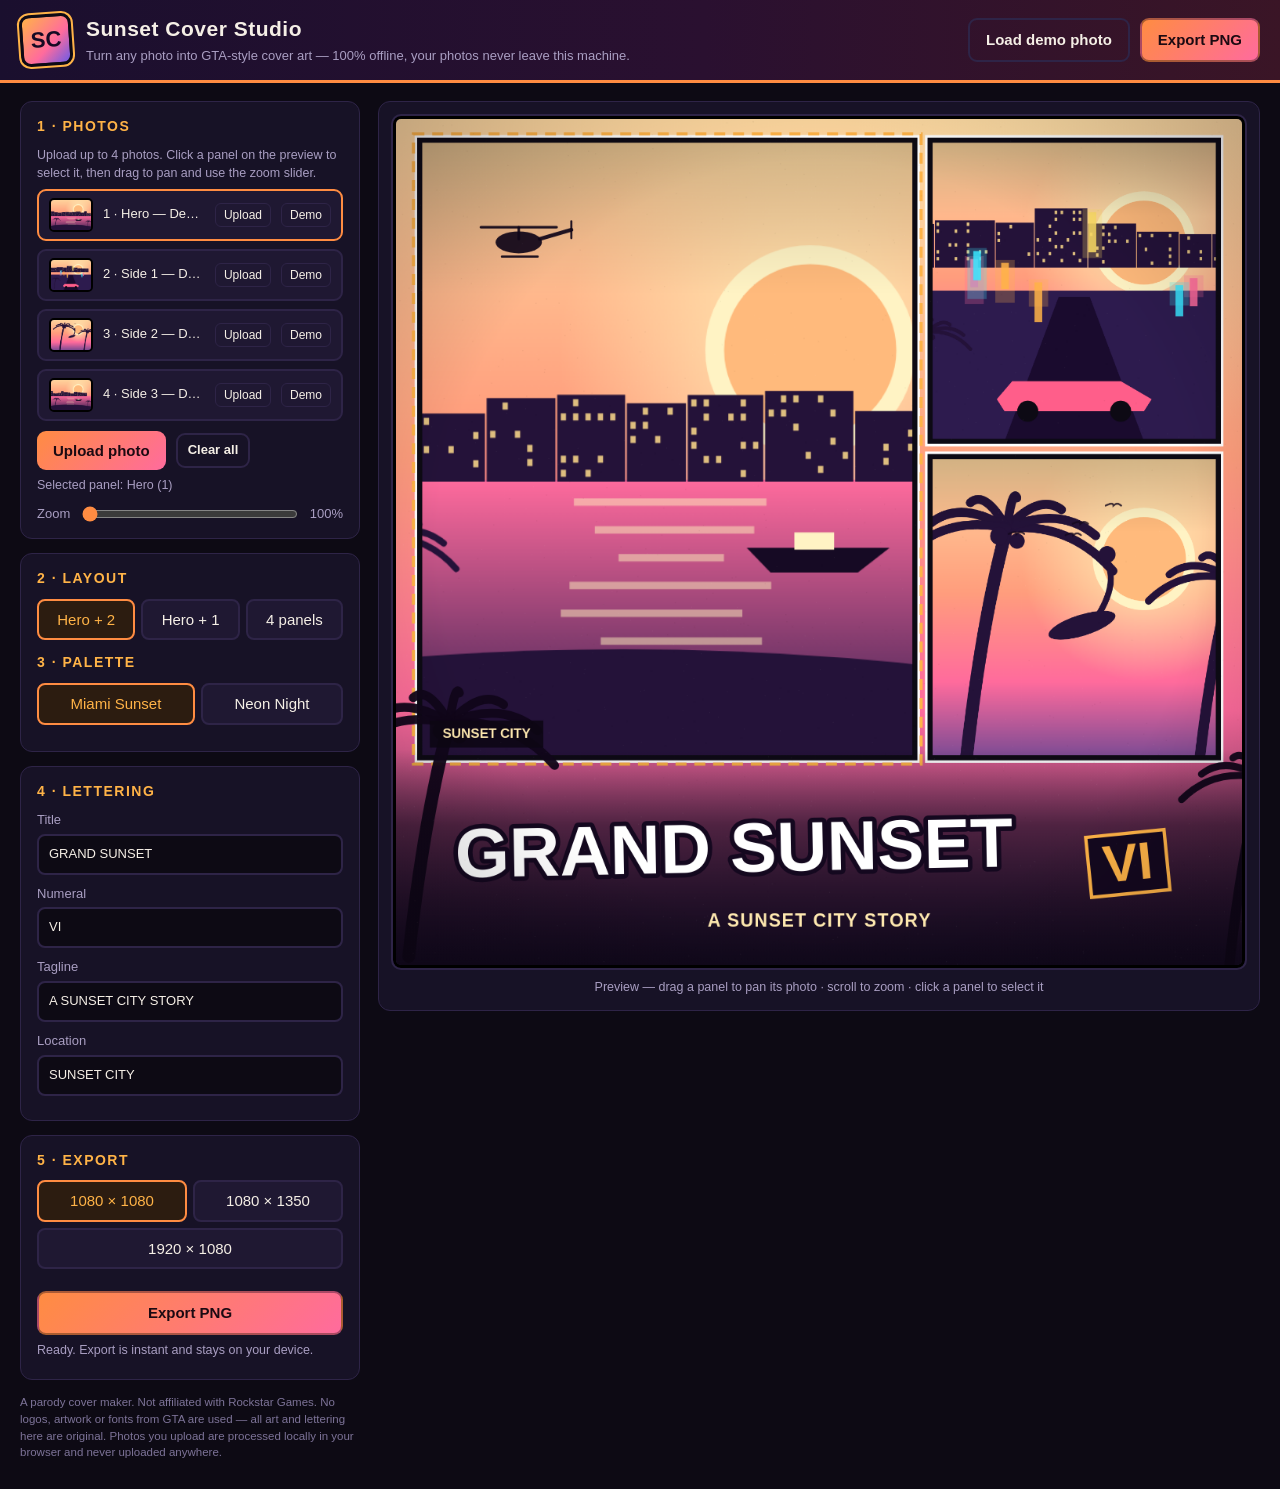
<file: index.html>
<!DOCTYPE html>
<html lang="en">
<head>
<meta charset="UTF-8">
<meta name="viewport" content="width=device-width, initial-scale=1.0">
<title>Sunset Cover Studio — Make your own GTA-style cover art</title>
<style>
/* Sunset Cover Studio — dark workbench UI, Miami sunset accents. All local, no web fonts. */
:root {
  --bg: #0d0a14;
  --panel: #171226;
  --panel-2: #1f1832;
  --line: #2e2447;
  --text: #f5efe6;
  --muted: #a99ec2;
  --peach: #ffb347;
  --amber: #ff8c42;
  --pink: #ff6b9d;
  --violet: #6c5ce7;
  --accent: #ff8c42;
}
* { box-sizing: border-box; }
html, body { margin: 0; padding: 0; }
body {
  background: var(--bg);
  color: var(--text);
  font-family: "Segoe UI", Arial, Helvetica, sans-serif;
  font-size: 15px;
  line-height: 1.45;
}
.topbar {
  display: flex;
  align-items: center;
  justify-content: space-between;
  gap: 16px;
  padding: 14px 20px;
  background: linear-gradient(90deg, #1a0f2e, #2a1030 55%, #3a1526);
  border-bottom: 3px solid var(--amber);
}
.brand { display: flex; align-items: center; gap: 14px; min-width: 0; }
.brand-mark {
  flex: 0 0 auto;
  width: 52px; height: 52px;
  display: grid; place-items: center;
  font-weight: 900; font-size: 22px; color: #160a24;
  background: linear-gradient(135deg, var(--peach), var(--pink) 60%, var(--violet));
  border: 3px solid #0d0a14;
  outline: 2px solid var(--peach);
  border-radius: 10px;
  transform: rotate(-4deg);
}
.brand h1 { margin: 0; font-size: 21px; letter-spacing: .5px; }
.brand p { margin: 2px 0 0; color: var(--muted); font-size: 13px; }
.top-actions { display: flex; gap: 10px; flex: 0 0 auto; }
.layout {
  display: grid;
  grid-template-columns: 340px 1fr;
  gap: 18px;
  padding: 18px 20px 28px;
  max-width: 1460px;
  margin: 0 auto;
  align-items: start;
}
.controls { display: flex; flex-direction: column; gap: 14px; }
.card {
  background: var(--panel);
  border: 1px solid var(--line);
  border-radius: 12px;
  padding: 14px 16px;
}
.card h2 { margin: 0 0 10px; font-size: 14px; letter-spacing: 1.5px; text-transform: uppercase; color: var(--peach); }
.hint { color: var(--muted); font-size: 12.5px; margin: 6px 0; }
.btn {
  font: inherit; cursor: pointer;
  border-radius: 9px; border: 2px solid transparent;
  padding: 9px 16px; font-weight: 700;
  background: var(--panel-2); color: var(--text);
}
.btn.primary { background: linear-gradient(135deg, var(--amber), var(--pink)); color: #1c0a12; border-color: #00000055; }
.btn.ghost { background: transparent; border-color: var(--line); color: var(--text); }
.btn.small { padding: 6px 10px; font-size: 13px; }
.btn.block { width: 100%; margin-top: 10px; }
.btn:hover { filter: brightness(1.12); }
.btn:active { transform: translateY(1px); }
.seg { display: flex; gap: 6px; flex-wrap: wrap; margin-bottom: 12px; }
.seg button {
  font: inherit; cursor: pointer; flex: 1 1 auto;
  padding: 8px 10px; border-radius: 8px;
  background: var(--panel-2); color: var(--text);
  border: 2px solid var(--line);
}
.seg button.active { border-color: var(--amber); background: #2c1c10; color: var(--peach); }
.field { display: block; margin-bottom: 10px; font-size: 13px; color: var(--muted); }
.field input {
  display: block; width: 100%; margin-top: 4px;
  padding: 9px 10px; border-radius: 8px;
  background: #0d0a14; color: var(--text);
  border: 2px solid var(--line); font: inherit;
}
.field input:focus { outline: none; border-color: var(--amber); }
.slider-label { display: flex; align-items: center; gap: 10px; font-size: 13px; color: var(--muted); margin-top: 10px; }
.slider-label input { flex: 1; accent-color: var(--amber); }
.photo-rows { display: flex; flex-direction: column; gap: 8px; margin-bottom: 10px; }
.photo-row {
  display: flex; align-items: center; gap: 10px;
  background: var(--panel-2); border: 2px solid var(--line);
  border-radius: 9px; padding: 7px 10px; cursor: pointer;
}
.photo-row.selected { border-color: var(--amber); }
.photo-row .thumb {
  width: 44px; height: 34px; flex: 0 0 auto;
  border-radius: 5px; background: #2a1e45;
  border: 2px solid #000; object-fit: cover;
}
.photo-row .name { flex: 1; min-width: 0; overflow: hidden; text-overflow: ellipsis; white-space: nowrap; font-size: 13px; }
.photo-row .mini { font-size: 12px; padding: 4px 8px; border-radius: 6px; border: 1px solid var(--line); background: transparent; color: var(--text); cursor: pointer; }
.file-btn {
  display: inline-block; cursor: pointer;
  padding: 9px 16px; border-radius: 9px; font-weight: 700;
  background: linear-gradient(135deg, var(--amber), var(--pink)); color: #1c0a12;
}
.row { display: flex; gap: 10px; align-items: center; }
.fineprint { color: #7d7398; font-size: 11.5px; margin: 0; }
.preview { position: sticky; top: 14px; }
.canvas-wrap {
  background: var(--panel);
  border: 1px solid var(--line);
  border-radius: 12px;
  padding: 14px;
}
.canvas-wrap canvas {
  display: block; width: 100%; height: auto;
  border-radius: 8px; border: 3px solid #000;
  outline: 2px solid var(--line);
  cursor: grab; background: #221739;
  touch-action: none;
}
.canvas-wrap canvas:active { cursor: grabbing; }
.preview-caption { color: var(--muted); font-size: 12.5px; margin: 10px 0 0; text-align: center; }
@media (max-width: 900px) {
  .layout { grid-template-columns: 1fr; }
  .preview { position: static; }
  .topbar { flex-wrap: wrap; }
}

</style>
</head>
<body>
<header class="topbar">
  <div class="brand">
    <span class="brand-mark">SC</span>
    <div>
      <h1>Sunset Cover Studio</h1>
      <p>Turn any photo into GTA-style cover art — 100% offline, your photos never leave this machine.</p>
    </div>
  </div>
  <div class="top-actions">
    <button id="btn-demo" class="btn ghost" type="button">Load demo photo</button>
    <button id="btn-export" class="btn primary" type="button">Export PNG</button>
  </div>
</header>

<main class="layout">
  <section class="controls" aria-label="Cover controls">
    <div class="card">
      <h2>1 · Photos</h2>
      <p class="hint">Upload up to 4 photos. Click a panel on the preview to select it, then drag to pan and use the zoom slider.</p>
      <div class="photo-rows" id="photo-rows"></div>
      <div class="row">
        <label class="file-btn">Upload photo
          <input type="file" id="file-input" accept="image/*" hidden>
        </label>
        <button id="btn-clear-photos" class="btn ghost small" type="button">Clear all</button>
      </div>
      <p class="hint" id="selected-label">Selected panel: Hero (1)</p>
      <label class="slider-label">Zoom
        <input type="range" id="zoom" min="100" max="300" value="100">
        <span id="zoom-val">100%</span>
      </label>
    </div>

    <div class="card">
      <h2>2 · Layout</h2>
      <div class="seg" id="layout-seg" role="group" aria-label="Panel layout">
        <button type="button" data-layout="hero3" class="active">Hero + 2</button>
        <button type="button" data-layout="hero2">Hero + 1</button>
        <button type="button" data-layout="grid4">4 panels</button>
      </div>
      <h2>3 · Palette</h2>
      <div class="seg" id="palette-seg" role="group" aria-label="Colour palette">
        <button type="button" data-palette="sunset" class="active">Miami Sunset</button>
        <button type="button" data-palette="neon">Neon Night</button>
      </div>
    </div>

    <div class="card">
      <h2>4 · Lettering</h2>
      <label class="field">Title
        <input type="text" id="in-title" value="GRAND SUNSET" maxlength="24" spellcheck="false">
      </label>
      <label class="field">Numeral
        <input type="text" id="in-numeral" value="VI" maxlength="4" spellcheck="false">
      </label>
      <label class="field">Tagline
        <input type="text" id="in-tagline" value="A SUNSET CITY STORY" maxlength="48" spellcheck="false">
      </label>
      <label class="field">Location
        <input type="text" id="in-location" value="SUNSET CITY" maxlength="24" spellcheck="false">
      </label>
    </div>

    <div class="card">
      <h2>5 · Export</h2>
      <div class="seg" id="size-seg" role="group" aria-label="Export size">
        <button type="button" data-size="1080x1080" class="active">1080 × 1080</button>
        <button type="button" data-size="1080x1350">1080 × 1350</button>
        <button type="button" data-size="1920x1080">1920 × 1080</button>
      </div>
      <button id="btn-export-2" class="btn primary block" type="button">Export PNG</button>
      <p class="hint" id="export-status">Ready. Export is instant and stays on your device.</p>
    </div>

    <p class="fineprint">A parody cover maker. Not affiliated with Rockstar Games. No logos, artwork or fonts from GTA are used — all art and lettering here are original. Photos you upload are processed locally in your browser and never uploaded anywhere.</p>
  </section>

  <section class="preview" aria-label="Cover preview">
    <div class="canvas-wrap">
      <canvas id="preview" width="1080" height="1080"></canvas>
      <p class="preview-caption">Preview — drag a panel to pan its photo · scroll to zoom · click a panel to select it</p>
    </div>
  </section>
</main>

<script>
'use strict';
/* Sunset Cover Studio — offline GTA-style cover maker.
   Every photo is processed locally in the browser; nothing is uploaded.
   All art and lettering here is original (parody style). No Rockstar
   logos, artwork or fonts are used. */

(function () {
  var canvas = document.getElementById('preview');
  var ctx = canvas.getContext('2d');

  /* ---------- deterministic PRNG (grain + skyline) ---------- */
  function mulberry32(seed) {
    var a = seed >>> 0;
    return function () {
      a |= 0; a = (a + 0x6D2B79F5) | 0;
      var t = Math.imul(a ^ (a >>> 15), 1 | a);
      t = (t + Math.imul(t ^ (t >>> 7), 61 | t)) ^ t;
      return ((t ^ (t >>> 14)) >>> 0) / 4294967296;
    };
  }
  function clamp(v, a, b) { return v < a ? a : v > b ? b : v; }

  /* ---------- palettes ---------- */
  var PALETTES = {
    sunset: {
      skyTop: '#ffd9a0', skyMid: '#ff9e7d', skyLow: '#ff6b9d', horizon: '#7b4b94',
      deep: '#2d1b4e', silhouette: '#241239', accent: '#ffb347', accent2: '#ff6b9d',
      titleFill: '#ffffff', titleStroke: '#14081f', panelLine: '#0d0a14'
    },
    neon: {
      skyTop: '#1b1035', skyMid: '#3b1d5e', skyLow: '#7b2d8b', horizon: '#ff2e88',
      deep: '#12082a', silhouette: '#0d0518', accent: '#39e6ff', accent2: '#ff2e88',
      titleFill: '#ffffff', titleStroke: '#05010d', panelLine: '#05010d'
    }
  };

  /* ---------- state ---------- */
  var state = {
    layout: 'hero3',       // 'hero3' | 'hero2' | 'grid4'
    palette: 'sunset',
    size: '1080x1080',
    title: 'GRAND SUNSET',
    numeral: 'VI',
    tagline: 'A SUNSET CITY STORY',
    location: 'SUNSET CITY',
    photos: [null, null, null, null],   // {kind:'img'|'canvas', el, name}
    zoom: [1, 1, 1, 1],
    pan: [{ x: 0, y: 0 }, { x: 0, y: 0 }, { x: 0, y: 0 }, { x: 0, y: 0 }],
    selected: 0
  };

  var PANEL_NAMES = ['Hero', 'Side 1', 'Side 2', 'Side 3'];

  /* ---------- demo scenes (procedural, drawn on canvas) ---------- */
  function makeDemoCanvas(w, h, variant, seed) {
    var c = document.createElement('canvas');
    c.width = w; c.height = h;
    var g = c.getContext('2d');
    drawDemoScene(g, w, h, variant, seed);
    return c;
  }

  function drawDemoScene(g, w, h, variant, seed) {
    var rnd = mulberry32(seed);
    var pal = PALETTES[state.palette];
    // sky
    var sky = g.createLinearGradient(0, 0, 0, h);
    sky.addColorStop(0, pal.skyTop);
    sky.addColorStop(0.45, pal.skyMid);
    sky.addColorStop(0.75, pal.skyLow);
    sky.addColorStop(1, pal.horizon);
    g.fillStyle = sky;
    g.fillRect(0, 0, w, h);
    // sun + glow
    var sx = w * 0.68, sy = h * 0.34, sr = h * 0.17;
    var glow = g.createRadialGradient(sx, sy, sr * 0.2, sx, sy, sr * 2.4);
    glow.addColorStop(0, 'rgba(255, 236, 180, 0.9)');
    glow.addColorStop(1, 'rgba(255, 236, 180, 0)');
    g.fillStyle = glow;
    g.fillRect(0, 0, w, h);
    g.fillStyle = '#fff3c4';
    g.beginPath(); g.arc(sx, sy, sr, 0, Math.PI * 2); g.fill();
    g.fillStyle = 'rgba(255, 140, 66, 0.55)';
    g.beginPath(); g.arc(sx, sy, sr * 0.82, 0, Math.PI * 2); g.fill();

    if (variant === 1) {
      drawStreet(g, w, h, rnd, pal);
    } else if (variant === 2) {
      drawPalmCloseup(g, w, h, rnd, pal);
    } else {
      drawBeach(g, w, h, rnd, pal);
    }
  }

  function drawBeach(g, w, h, rnd, pal) {
    // sea
    var sea = g.createLinearGradient(0, h * 0.55, 0, h);
    sea.addColorStop(0, pal.skyLow);
    sea.addColorStop(1, pal.deep);
    g.fillStyle = sea;
    g.fillRect(0, h * 0.55, w, h * 0.45);
    // sun reflection streaks
    g.fillStyle = 'rgba(255, 240, 190, 0.5)';
    for (var i = 0; i < 9; i++) {
      var yy = h * (0.58 + i * 0.045);
      var ww = w * (0.10 + rnd() * 0.16);
      g.fillRect(w * 0.5 - ww / 2 + (rnd() - 0.5) * w * 0.05, yy, ww, h * 0.012);
    }
    // skyline
    drawSkyline(g, 0, h * 0.55, w, h * 0.16, pal.silhouette, rnd, 11);
    // sand foreground
    g.fillStyle = pal.silhouette;
    g.beginPath();
    g.moveTo(0, h);
    g.lineTo(0, h * 0.86);
    g.quadraticCurveTo(w * 0.5, h * 0.78, w, h * 0.88);
    g.lineTo(w, h);
    g.closePath();
    g.fill();
    // palms on the sand
    drawPalm(g, w * 0.10, h * 0.92, h * 0.30, pal.silhouette);
    drawPalm(g, w * 0.90, h * 0.94, h * 0.24, pal.silhouette);
    // speedboat
    g.fillStyle = '#160a24';
    g.beginPath();
    g.moveTo(w * 0.60, h * 0.66); g.lineTo(w * 0.78, h * 0.66);
    g.lineTo(w * 0.74, h * 0.70); g.lineTo(w * 0.63, h * 0.70);
    g.closePath(); g.fill();
    g.fillStyle = '#fff3c4';
    g.fillRect(w * 0.66, h * 0.635, w * 0.05, h * 0.028);
  }

  function drawStreet(g, w, h, rnd, pal) {
    // neon street: buildings both sides, wet road, neon signs
    g.fillStyle = pal.deep;
    g.fillRect(0, h * 0.5, w, h * 0.5);
    drawSkyline(g, 0, h * 0.42, w, h * 0.22, pal.silhouette, rnd, 8);
    // road perspective
    g.fillStyle = '#1a0b2e';
    g.beginPath();
    g.moveTo(w * 0.32, h); g.lineTo(w * 0.46, h * 0.52);
    g.lineTo(w * 0.54, h * 0.52); g.lineTo(w * 0.68, h);
    g.closePath(); g.fill();
    // neon signs
    var cols = [pal.accent, pal.accent2, '#39e6ff', '#ffe066'];
    for (var i = 0; i < 7; i++) {
      var x = w * (0.06 + rnd() * 0.88);
      var y = h * (0.20 + rnd() * 0.30);
      g.fillStyle = cols[i % cols.length];
      g.globalAlpha = 0.85;
      g.fillRect(x, y, w * 0.02, h * (0.05 + rnd() * 0.10));
      g.globalAlpha = 0.25;
      g.fillRect(x - w * 0.015, y - h * 0.01, w * 0.05, h * (0.07 + rnd() * 0.10));
      g.globalAlpha = 1;
    }
    // pink car silhouette
    g.fillStyle = '#ff5e8a';
    g.beginPath();
    g.moveTo(w * 0.30, h * 0.86); g.lineTo(w * 0.34, h * 0.80);
    g.lineTo(w * 0.62, h * 0.80); g.lineTo(w * 0.70, h * 0.86);
    g.lineTo(w * 0.68, h * 0.90); g.lineTo(w * 0.32, h * 0.90);
    g.closePath(); g.fill();
    g.fillStyle = '#0d0a14';
    g.beginPath(); g.arc(w * 0.38, h * 0.90, h * 0.035, 0, Math.PI * 2); g.fill();
    g.beginPath(); g.arc(w * 0.62, h * 0.90, h * 0.035, 0, Math.PI * 2); g.fill();
    // palm
    drawPalm(g, w * 0.08, h * 0.95, h * 0.34, pal.silhouette);
  }

  function drawPalmCloseup(g, w, h, rnd, pal) {
    // big palm fronds against the sunset
    g.fillStyle = pal.silhouette;
    drawPalm(g, w * 0.22, h * 1.02, h * 0.85, pal.silhouette);
    drawPalm(g, w * 0.82, h * 1.05, h * 0.70, pal.silhouette);
    // flamingo silhouette
    g.strokeStyle = pal.silhouette;
    g.lineWidth = h * 0.02; g.lineCap = 'round';
    g.beginPath();
    g.moveTo(w * 0.55, h * 0.55);
    g.quadraticCurveTo(w * 0.62, h * 0.42, w * 0.58, h * 0.34);
    g.stroke();
    g.fillStyle = pal.silhouette;
    g.beginPath(); g.ellipse(w * 0.52, h * 0.56, w * 0.09, h * 0.035, -0.3, 0, Math.PI * 2); g.fill();
    g.beginPath(); g.arc(w * 0.585, h * 0.325, h * 0.028, 0, Math.PI * 2); g.fill();
    // distant birds
    g.strokeStyle = 'rgba(20, 8, 31, 0.8)';
    g.lineWidth = Math.max(2, h * 0.006);
    for (var i = 0; i < 4; i++) {
      var bx = w * (0.35 + rnd() * 0.3), by = h * (0.15 + rnd() * 0.12);
      g.beginPath();
      g.moveTo(bx - w * 0.02, by); g.quadraticCurveTo(bx, by - h * 0.012, bx, by);
      g.quadraticCurveTo(bx + w * 0.01, by - h * 0.012, bx + w * 0.02, by);
      g.stroke();
    }
  }

  function drawSkyline(g, x, baseY, w, h, color, rnd, count) {
    g.fillStyle = color;
    var bx = x;
    for (var i = 0; i < count; i++) {
      var bw = w / count * (0.55 + rnd() * 0.8);
      var bh = h * (0.45 + rnd() * 0.55);
      g.fillRect(bx, baseY - bh, bw, bh + 2);
      // lit windows
      g.fillStyle = 'rgba(255, 220, 140, 0.85)';
      var cols = Math.floor(bw / 14);
      var rows = Math.floor(bh / 16);
      for (var cx = 0; cx < cols; cx++) {
        for (var cy = 0; cy < rows; cy++) {
          if (rnd() < 0.28) g.fillRect(bx + 4 + cx * 14, baseY - bh + 5 + cy * 16, 6, 8);
        }
      }
      g.fillStyle = color;
      bx += bw + 2;
    }
  }

  function drawPalm(g, x, y, s, color) {
    g.strokeStyle = color;
    g.fillStyle = color;
    g.lineCap = 'round';
    // trunk
    g.lineWidth = Math.max(3, s * 0.05);
    g.beginPath();
    g.moveTo(x, y);
    g.quadraticCurveTo(x + s * 0.06, y - s * 0.55, x + s * 0.16, y - s * 0.92);
    g.stroke();
    var tx = x + s * 0.16, ty = y - s * 0.92;
    // fronds
    g.lineWidth = Math.max(2, s * 0.035);
    for (var i = 0; i < 7; i++) {
      var a = -Math.PI * (0.05 + i * 0.14);
      var fx = tx + Math.cos(a) * s * 0.42;
      var fy = ty + Math.sin(a) * s * 0.34 + s * 0.22;
      g.beginPath();
      g.moveTo(tx, ty);
      g.quadraticCurveTo(tx + Math.cos(a) * s * 0.25, ty + Math.sin(a) * s * 0.16, fx, fy);
      g.stroke();
    }
    // coconuts
    g.beginPath(); g.arc(tx - s * 0.03, ty + s * 0.03, s * 0.035, 0, Math.PI * 2); g.fill();
    g.beginPath(); g.arc(tx + s * 0.04, ty + s * 0.05, s * 0.03, 0, Math.PI * 2); g.fill();
  }

  function drawHelicopter(g, x, y, s, color) {
    g.fillStyle = color;
    g.strokeStyle = color;
    g.lineCap = 'round';
    // rotor
    g.lineWidth = Math.max(2, s * 0.06);
    g.beginPath(); g.moveTo(x - s * 0.9, y - s * 0.28); g.lineTo(x + s * 0.9, y - s * 0.28); g.stroke();
    g.beginPath(); g.moveTo(x, y - s * 0.28); g.lineTo(x, y); g.stroke();
    // body
    g.beginPath(); g.ellipse(x, y + s * 0.08, s * 0.55, s * 0.26, 0, 0, Math.PI * 2); g.fill();
    // tail
    g.lineWidth = Math.max(2, s * 0.09);
    g.beginPath(); g.moveTo(x + s * 0.5, y); g.lineTo(x + s * 1.25, y - s * 0.22); g.stroke();
    // tail rotor
    g.lineWidth = Math.max(2, s * 0.05);
    g.beginPath(); g.moveTo(x + s * 1.25, y - s * 0.42); g.lineTo(x + s * 1.25, y - s * 0.02); g.stroke();
    // skids
    g.lineWidth = Math.max(2, s * 0.05);
    g.beginPath(); g.moveTo(x - s * 0.4, y + s * 0.42); g.lineTo(x + s * 0.45, y + s * 0.42); g.stroke();
  }

  /* ---------- panel geometry ---------- */
  function panelRects(layout, W, H) {
    var m = W * 0.028;              // outer margin
    var top = H * 0.025;
    var bottom = H * 0.755;         // panels end here; title zone below
    var gap = W * 0.018;
    var zoneW = W - m * 2;
    var zoneH = bottom - top;
    if (layout === 'hero2') {
      var heroW = zoneW * 0.62;
      return [
        { x: m, y: top, w: heroW, h: zoneH },
        { x: m + heroW + gap, y: top, w: zoneW - heroW - gap, h: zoneH }
      ];
    }
    if (layout === 'grid4') {
      var cw = (zoneW - gap) / 2, ch = (zoneH - gap) / 2;
      return [
        { x: m, y: top, w: cw, h: ch },
        { x: m + cw + gap, y: top, w: cw, h: ch },
        { x: m, y: top + ch + gap, w: cw, h: ch },
        { x: m + cw + gap, y: top + ch + gap, w: cw, h: ch }
      ];
    }
    // hero3 (default)
    var hw = zoneW * 0.62;
    var rh = (zoneH - gap) / 2;
    return [
      { x: m, y: top, w: hw, h: zoneH },
      { x: m + hw + gap, y: top, w: zoneW - hw - gap, h: rh },
      { x: m + hw + gap, y: top + rh + gap, w: zoneW - hw - gap, h: rh }
    ];
  }

  function visiblePanels() {
    return state.layout === 'grid4' ? 4 : state.layout === 'hero2' ? 2 : 3;
  }

  /* ---------- photo drawing (cover-fit + zoom/pan) ---------- */
  function drawPhotoInto(g, photo, rect, zoom, pan) {
    var iw = photo.el.naturalWidth || photo.el.width;
    var ih = photo.el.naturalHeight || photo.el.height;
    if (!iw || !ih) return;
    var scale = Math.max(rect.w / iw, rect.h / ih) * zoom;
    var dw = iw * scale, dh = ih * scale;
    var dx = rect.x + (rect.w - dw) / 2 + pan.x * rect.w;
    var dy = rect.y + (rect.h - dh) / 2 + pan.y * rect.h;
    g.save();
    g.beginPath();
    g.rect(rect.x, rect.y, rect.w, rect.h);
    g.clip();
    g.drawImage(photo.el, dx, dy, dw, dh);
    // subtle top shade so panel edges read as comic frames
    var sh = g.createLinearGradient(0, rect.y, 0, rect.y + rect.h * 0.25);
    sh.addColorStop(0, 'rgba(0,0,0,0.18)');
    sh.addColorStop(1, 'rgba(0,0,0,0)');
    g.fillStyle = sh;
    g.fillRect(rect.x, rect.y, rect.w, rect.h * 0.25);
    g.restore();
  }

  /* ---------- outlined text ---------- */
  function outlinedText(g, text, x, y, font, fill, stroke, lw) {
    g.font = font;
    g.lineJoin = 'round';
    g.miterLimit = 2;
    g.strokeStyle = stroke;
    g.lineWidth = lw;
    g.strokeText(text, x, y);
    g.fillStyle = fill;
    g.fillText(text, x, y);
  }

  /* ---------- the cover ---------- */
  function drawCover(g, W, H) {
    var pal = PALETTES[state.palette];
    // background sunset
    var bg = g.createLinearGradient(0, 0, 0, H);
    bg.addColorStop(0, pal.skyTop);
    bg.addColorStop(0.4, pal.skyMid);
    bg.addColorStop(0.7, pal.skyLow);
    bg.addColorStop(1, pal.deep);
    g.fillStyle = bg;
    g.fillRect(0, 0, W, H);
    // sun glow top-right
    var sx = W * 0.78, sy = H * 0.16, sr = H * 0.13;
    var glow = g.createRadialGradient(sx, sy, 0, sx, sy, sr * 2.2);
    glow.addColorStop(0, 'rgba(255, 236, 180, 0.55)');
    glow.addColorStop(1, 'rgba(255, 236, 180, 0)');
    g.fillStyle = glow;
    g.fillRect(0, 0, W, H);

    var rects = panelRects(state.layout, W, H);
    var n = visiblePanels();
    var i, r;
    // panels
    for (i = 0; i < n; i++) {
      r = rects[i];
      var photo = state.photos[i];
      if (photo) {
        drawPhotoInto(g, photo, r, state.zoom[i], state.pan[i]);
      } else {
        var dc = makeDemoCanvas(Math.max(320, Math.round(r.w)), Math.max(240, Math.round(r.h)), i % 3, 1000 + i * 77);
        g.drawImage(dc, r.x, r.y, r.w, r.h);
      }
      // comic frame: white gutter + thick black outline
      g.lineWidth = Math.max(3, W * 0.004);
      g.strokeStyle = '#ffffff';
      g.strokeRect(r.x - W * 0.004, r.y - W * 0.004, r.w + W * 0.008, r.h + W * 0.008);
      g.lineWidth = Math.max(4, W * 0.006);
      g.strokeStyle = pal.panelLine;
      g.strokeRect(r.x, r.y, r.w, r.h);
      // selected panel highlight (preview only, not on export)
      if (g === ctx && i === state.selected) {
        g.save();
        g.setLineDash([14, 10]);
        g.lineWidth = 4;
        g.strokeStyle = pal.accent;
        g.strokeRect(r.x - 8, r.y - 8, r.w + 16, r.h + 16);
        g.restore();
      }
    }

    // helicopter silhouette over the hero panel sky
    var hr = rects[0];
    drawHelicopter(g, hr.x + hr.w * 0.20, hr.y + hr.h * 0.16, Math.min(hr.w, hr.h) * 0.085, 'rgba(16, 6, 26, 0.92)');

    // foreground palms framing the cover (before the stamp, so they never cover text)
    drawPalm(g, W * 0.015, H * 0.99, H * 0.30, 'rgba(16, 6, 26, 0.95)');
    drawPalm(g, W * 0.985, H * 1.0, H * 0.24, 'rgba(16, 6, 26, 0.95)');

    // location stamp on hero panel (on top of the palms)
    var stamp = state.location || 'SUNSET CITY';
    g.font = '700 ' + Math.max(13, Math.round(W * 0.016)) + 'px Arial, sans-serif';
    var sw = g.measureText(stamp).width + W * 0.03;
    var sh2 = H * 0.032;
    g.fillStyle = 'rgba(13, 6, 20, 0.88)';
    g.fillRect(hr.x + W * 0.012, hr.y + hr.h - sh2 - W * 0.012, sw, sh2);
    g.fillStyle = '#ffe9b0';
    g.textBaseline = 'middle';
    g.fillText(stamp, hr.x + W * 0.027, hr.y + hr.h - sh2 / 2 - W * 0.012);
    g.textBaseline = 'alphabetic';

    // ---- title zone ----
    var tzTop = H * 0.775;
    // dark band for legibility
    var band = g.createLinearGradient(0, tzTop - H * 0.03, 0, H);
    band.addColorStop(0, 'rgba(13, 6, 20, 0)');
    band.addColorStop(0.35, 'rgba(13, 6, 20, 0.55)');
    band.addColorStop(1, 'rgba(13, 6, 20, 0.88)');
    g.fillStyle = band;
    g.fillRect(0, tzTop - H * 0.03, W, H - tzTop + H * 0.03);

    var title = (state.title || 'GRAND SUNSET').toUpperCase();
    var baseSize = W * 0.088;
    g.font = '900 ' + Math.round(baseSize) + 'px "Arial Black", Arial, sans-serif';
    var tw = g.measureText(title).width;
    var maxW = W * 0.66; // kept clear of the numeral badge on the right
    var size = baseSize;
    if (tw > maxW) { size = baseSize * maxW / tw; }
    if (size > H * 0.11) { size = H * 0.11; } // cap by height so wide canvases stay balanced
    var font = '900 ' + Math.round(size) + 'px "Arial Black", Arial, sans-serif';
    var titleY = tzTop + H * 0.115;
    g.save();
    g.translate(W * 0.40, titleY);
    g.rotate(-0.02);
    g.textAlign = 'center';
    outlinedText(g, title, 0, 0, font, pal.titleFill, pal.titleStroke, Math.max(6, size * 0.13));
    g.restore();

    // numeral badge
    var num = (state.numeral || 'VI').toUpperCase();
    var ns = W * 0.062;
    var nx = W * 0.865, ny = tzTop + H * 0.105;
    g.save();
    g.translate(nx, ny);
    g.rotate(-0.1);
    g.fillStyle = '#14081f';
    g.strokeStyle = pal.accent;
    g.lineWidth = Math.max(3, W * 0.004);
    var bw = ns * 1.5, bh = ns * 1.15;
    g.fillRect(-bw / 2, -bh / 2, bw, bh);
    g.strokeRect(-bw / 2, -bh / 2, bw, bh);
    g.textAlign = 'center';
    g.textBaseline = 'middle';
    g.font = '900 ' + Math.round(ns) + 'px "Arial Black", Arial, sans-serif';
    g.fillStyle = pal.accent;
    g.fillText(num, 0, bh * 0.04);
    g.restore();

    // tagline
    var tag = (state.tagline || '').toUpperCase();
    if (tag) {
      g.textAlign = 'center';
      g.textBaseline = 'alphabetic';
      var tsize = Math.max(13, Math.round(W * 0.021));
      g.font = '700 ' + tsize + 'px Arial, sans-serif';
      g.fillStyle = '#ffe9b0';
      var spaced = tag.split('').join(' ');
      g.fillText(spaced, W * 0.5, H * 0.955);
    }

    // grain (deterministic)
    var rnd = mulberry32(20261120);
    g.save();
    for (var k = 0; k < 1400; k++) {
      var gx = rnd() * W, gy = rnd() * H;
      g.fillStyle = rnd() < 0.5 ? 'rgba(0,0,0,0.05)' : 'rgba(255,255,255,0.05)';
      g.fillRect(gx, gy, Math.max(1, W * 0.0012), Math.max(1, W * 0.0012));
    }
    g.restore();

    // vignette
    var vg = g.createRadialGradient(W / 2, H / 2, Math.min(W, H) * 0.45, W / 2, H / 2, Math.max(W, H) * 0.75);
    vg.addColorStop(0, 'rgba(0,0,0,0)');
    vg.addColorStop(1, 'rgba(10,4,18,0.28)');
    g.fillStyle = vg;
    g.fillRect(0, 0, W, H);
  }

  /* ---------- demo photos ---------- */
  function loadDemoPhotos() {
    var defs = [
      { variant: 0, seed: 20261120, name: 'Demo · Beach sunset' },
      { variant: 1, seed: 20261121, name: 'Demo · Neon street' },
      { variant: 2, seed: 20261122, name: 'Demo · Palm close-up' },
      { variant: 0, seed: 20261123, name: 'Demo · Beach sunset 2' }
    ];
    for (var i = 0; i < 4; i++) {
      if (!state.photos[i]) {
        var c = makeDemoCanvas(900, 700, defs[i].variant, defs[i].seed);
        state.photos[i] = { kind: 'canvas', el: c, name: defs[i].name };
      }
    }
  }

  /* ---------- preview ---------- */
  var previewW = 1080, previewH = 1080;
  function renderPreview() {
    var dims = state.size.split('x');
    previewW = parseInt(dims[0], 10);
    previewH = parseInt(dims[1], 10);
    canvas.width = previewW;
    canvas.height = previewH;
    drawCover(ctx, previewW, previewH);
  }

  /* ---------- export ---------- */
  function exportPNG() {
    var status = document.getElementById('export-status');
    var dims = state.size.split('x');
    var W = parseInt(dims[0], 10), H = parseInt(dims[1], 10);
    var off = document.createElement('canvas');
    off.width = W; off.height = H;
    var g = off.getContext('2d');
    drawCover(g, W, H);
    status.textContent = 'Rendering ' + W + ' × ' + H + '…';
    off.toBlob(function (blob) {
      if (!blob) { status.textContent = 'Export failed in this browser.'; return; }
      var a = document.createElement('a');
      a.href = URL.createObjectURL(blob);
      a.download = 'gta-cover-' + state.size + '.png';
      document.body.appendChild(a);
      a.click();
      setTimeout(function () {
        URL.revokeObjectURL(a.href);
        a.remove();
      }, 4000);
      status.textContent = 'Saved gta-cover-' + state.size + '.png (' + (blob.size / 1024).toFixed(0) + ' KB).';
    }, 'image/png');
  }

  /* ---------- UI: photo rows ---------- */
  var rowsEl = document.getElementById('photo-rows');
  function thumbURL(photo) {
    if (!photo) return '';
    if (photo.kind === 'canvas') return photo.el.toDataURL('image/png');
    return photo.el.src || '';
  }
  function buildPhotoRows() {
    rowsEl.innerHTML = '';
    for (var i = 0; i < 4; i++) {
      (function (idx) {
        var row = document.createElement('div');
        row.className = 'photo-row' + (state.selected === idx ? ' selected' : '');
        row.title = 'Select panel ' + PANEL_NAMES[idx];
        var img = document.createElement('img');
        img.className = 'thumb';
        img.alt = PANEL_NAMES[idx];
        if (state.photos[idx]) img.src = thumbURL(state.photos[idx]);
        var name = document.createElement('span');
        name.className = 'name';
        name.textContent = (idx + 1) + ' · ' + PANEL_NAMES[idx] + ' — ' + (state.photos[idx] ? state.photos[idx].name : 'empty');
        var up = document.createElement('button');
        up.className = 'mini'; up.type = 'button'; up.textContent = 'Upload';
        var dm = document.createElement('button');
        dm.className = 'mini'; dm.type = 'button'; dm.textContent = 'Demo';
        up.addEventListener('click', function (e) { e.stopPropagation(); state.selected = idx; openFilePicker(idx); });
        dm.addEventListener('click', function (e) {
          e.stopPropagation();
          state.selected = idx;
          var c = makeDemoCanvas(900, 700, idx % 3, 20261120 + idx);
          state.photos[idx] = { kind: 'canvas', el: c, name: 'Demo · panel ' + (idx + 1) };
          state.zoom[idx] = 1; state.pan[idx] = { x: 0, y: 0 };
          syncUI(); renderPreview();
        });
        row.addEventListener('click', function () { state.selected = idx; syncUI(); renderPreview(); });
        row.appendChild(img); row.appendChild(name); row.appendChild(up); row.appendChild(dm);
        rowsEl.appendChild(row);
      })(i);
    }
    document.getElementById('selected-label').textContent =
      'Selected panel: ' + PANEL_NAMES[state.selected] + ' (' + (state.selected + 1) + ')';
  }

  var pendingPanel = 0;
  var fileInput = document.getElementById('file-input');
  function openFilePicker(idx) { pendingPanel = idx; fileInput.click(); }
  fileInput.addEventListener('change', function () {
    var f = fileInput.files && fileInput.files[0];
    if (!f) return;
    var reader = new FileReader();
    reader.onload = function () {
      var img = new Image();
      img.onload = function () {
        state.photos[pendingPanel] = { kind: 'img', el: img, name: f.name };
        state.zoom[pendingPanel] = 1;
        state.pan[pendingPanel] = { x: 0, y: 0 };
        syncUI(); renderPreview();
      };
      img.src = reader.result;
    };
    reader.readAsDataURL(f);
    fileInput.value = '';
  });

  document.getElementById('btn-clear-photos').addEventListener('click', function () {
    for (var i = 0; i < 4; i++) { state.photos[i] = null; state.zoom[i] = 1; state.pan[i] = { x: 0, y: 0 }; }
    loadDemoPhotos();
    syncUI(); renderPreview();
  });
  document.getElementById('btn-demo').addEventListener('click', function () {
    loadDemoPhotos();
    syncUI(); renderPreview();
  });

  /* ---------- UI: segmented controls ---------- */
  function wireSeg(id, key, cb) {
    var seg = document.getElementById(id);
    seg.addEventListener('click', function (e) {
      var b = e.target.closest('button');
      if (!b) return;
      var btns = seg.querySelectorAll('button');
      for (var i = 0; i < btns.length; i++) btns[i].classList.remove('active');
      b.classList.add('active');
      state[key] = b.getAttribute('data-' + (key === 'size' ? 'size' : key === 'layout' ? 'layout' : 'palette'));
      if (cb) cb();
      renderPreview();
    });
  }
  wireSeg('layout-seg', 'layout');
  wireSeg('palette-seg', 'palette');
  wireSeg('size-seg', 'size');

  /* ---------- UI: text inputs ---------- */
  function wireInput(id, key) {
    document.getElementById(id).addEventListener('input', function (e) {
      state[key] = e.target.value;
      renderPreview();
    });
  }
  wireInput('in-title', 'title');
  wireInput('in-numeral', 'numeral');
  wireInput('in-tagline', 'tagline');
  wireInput('in-location', 'location');

  /* ---------- UI: zoom ---------- */
  var zoomEl = document.getElementById('zoom');
  zoomEl.addEventListener('input', function () {
    state.zoom[state.selected] = zoomEl.value / 100;
    document.getElementById('zoom-val').textContent = zoomEl.value + '%';
    renderPreview();
  });

  /* ---------- canvas pan / zoom ---------- */
  var dragging = false, lastX = 0, lastY = 0;
  function canvasPoint(e) {
    var rect = canvas.getBoundingClientRect();
    return {
      x: (e.clientX - rect.left) * (canvas.width / rect.width),
      y: (e.clientY - rect.top) * (canvas.height / rect.height)
    };
  }
  function panelAt(px, py) {
    var rects = panelRects(state.layout, canvas.width, canvas.height);
    var n = visiblePanels();
    for (var i = 0; i < n; i++) {
      var r = rects[i];
      if (px >= r.x && px <= r.x + r.w && py >= r.y && py <= r.y + r.h) return i;
    }
    return -1;
  }
  canvas.addEventListener('pointerdown', function (e) {
    var p = canvasPoint(e);
    var idx = panelAt(p.x, p.y);
    if (idx >= 0) {
      state.selected = idx;
      syncUI();
      dragging = true; lastX = p.x; lastY = p.y;
      canvas.setPointerCapture(e.pointerId);
      renderPreview();
    }
  });
  canvas.addEventListener('pointermove', function (e) {
    if (!dragging) return;
    var p = canvasPoint(e);
    var r = panelRects(state.layout, canvas.width, canvas.height)[state.selected];
    state.pan[state.selected].x = clamp(state.pan[state.selected].x + (p.x - lastX) / r.w, -0.5, 0.5);
    state.pan[state.selected].y = clamp(state.pan[state.selected].y + (p.y - lastY) / r.h, -0.5, 0.5);
    lastX = p.x; lastY = p.y;
    renderPreview();
  });
  canvas.addEventListener('pointerup', function () { dragging = false; });
  canvas.addEventListener('wheel', function (e) {
    e.preventDefault();
    var z = state.zoom[state.selected] * (e.deltaY < 0 ? 1.08 : 0.92);
    state.zoom[state.selected] = clamp(z, 1, 3);
    zoomEl.value = Math.round(state.zoom[state.selected] * 100);
    document.getElementById('zoom-val').textContent = zoomEl.value + '%';
    renderPreview();
  }, { passive: false });

  /* ---------- export buttons ---------- */
  document.getElementById('btn-export').addEventListener('click', exportPNG);
  document.getElementById('btn-export-2').addEventListener('click', exportPNG);

  function syncUI() {
    buildPhotoRows();
    zoomEl.value = Math.round(state.zoom[state.selected] * 100);
    document.getElementById('zoom-val').textContent = zoomEl.value + '%';
  }

  /* ---------- boot ---------- */
  loadDemoPhotos();
  syncUI();
  renderPreview();
})();

</script>
</body>
</html>
</file>
<file: app/app.css>
/* Sunset Cover Studio — dark workbench UI, Miami sunset accents. All local, no web fonts. */
:root {
  --bg: #0d0a14;
  --panel: #171226;
  --panel-2: #1f1832;
  --line: #2e2447;
  --text: #f5efe6;
  --muted: #a99ec2;
  --peach: #ffb347;
  --amber: #ff8c42;
  --pink: #ff6b9d;
  --violet: #6c5ce7;
  --accent: #ff8c42;
}
* { box-sizing: border-box; }
html, body { margin: 0; padding: 0; }
body {
  background: var(--bg);
  color: var(--text);
  font-family: "Segoe UI", Arial, Helvetica, sans-serif;
  font-size: 15px;
  line-height: 1.45;
}
.topbar {
  display: flex;
  align-items: center;
  justify-content: space-between;
  gap: 16px;
  padding: 14px 20px;
  background: linear-gradient(90deg, #1a0f2e, #2a1030 55%, #3a1526);
  border-bottom: 3px solid var(--amber);
}
.brand { display: flex; align-items: center; gap: 14px; min-width: 0; }
.brand-mark {
  flex: 0 0 auto;
  width: 52px; height: 52px;
  display: grid; place-items: center;
  font-weight: 900; font-size: 22px; color: #160a24;
  background: linear-gradient(135deg, var(--peach), var(--pink) 60%, var(--violet));
  border: 3px solid #0d0a14;
  outline: 2px solid var(--peach);
  border-radius: 10px;
  transform: rotate(-4deg);
}
.brand h1 { margin: 0; font-size: 21px; letter-spacing: .5px; }
.brand p { margin: 2px 0 0; color: var(--muted); font-size: 13px; }
.top-actions { display: flex; gap: 10px; flex: 0 0 auto; }
.layout {
  display: grid;
  grid-template-columns: 340px 1fr;
  gap: 18px;
  padding: 18px 20px 28px;
  max-width: 1460px;
  margin: 0 auto;
  align-items: start;
}
.controls { display: flex; flex-direction: column; gap: 14px; }
.card {
  background: var(--panel);
  border: 1px solid var(--line);
  border-radius: 12px;
  padding: 14px 16px;
}
.card h2 { margin: 0 0 10px; font-size: 14px; letter-spacing: 1.5px; text-transform: uppercase; color: var(--peach); }
.hint { color: var(--muted); font-size: 12.5px; margin: 6px 0; }
.btn {
  font: inherit; cursor: pointer;
  border-radius: 9px; border: 2px solid transparent;
  padding: 9px 16px; font-weight: 700;
  background: var(--panel-2); color: var(--text);
}
.btn.primary { background: linear-gradient(135deg, var(--amber), var(--pink)); color: #1c0a12; border-color: #00000055; }
.btn.ghost { background: transparent; border-color: var(--line); color: var(--text); }
.btn.small { padding: 6px 10px; font-size: 13px; }
.btn.block { width: 100%; margin-top: 10px; }
.btn:hover { filter: brightness(1.12); }
.btn:active { transform: translateY(1px); }
.seg { display: flex; gap: 6px; flex-wrap: wrap; margin-bottom: 12px; }
.seg button {
  font: inherit; cursor: pointer; flex: 1 1 auto;
  padding: 8px 10px; border-radius: 8px;
  background: var(--panel-2); color: var(--text);
  border: 2px solid var(--line);
}
.seg button.active { border-color: var(--amber); background: #2c1c10; color: var(--peach); }
.field { display: block; margin-bottom: 10px; font-size: 13px; color: var(--muted); }
.field input {
  display: block; width: 100%; margin-top: 4px;
  padding: 9px 10px; border-radius: 8px;
  background: #0d0a14; color: var(--text);
  border: 2px solid var(--line); font: inherit;
}
.field input:focus { outline: none; border-color: var(--amber); }
.slider-label { display: flex; align-items: center; gap: 10px; font-size: 13px; color: var(--muted); margin-top: 10px; }
.slider-label input { flex: 1; accent-color: var(--amber); }
.photo-rows { display: flex; flex-direction: column; gap: 8px; margin-bottom: 10px; }
.photo-row {
  display: flex; align-items: center; gap: 10px;
  background: var(--panel-2); border: 2px solid var(--line);
  border-radius: 9px; padding: 7px 10px; cursor: pointer;
}
.photo-row.selected { border-color: var(--amber); }
.photo-row .thumb {
  width: 44px; height: 34px; flex: 0 0 auto;
  border-radius: 5px; background: #2a1e45;
  border: 2px solid #000; object-fit: cover;
}
.photo-row .name { flex: 1; min-width: 0; overflow: hidden; text-overflow: ellipsis; white-space: nowrap; font-size: 13px; }
.photo-row .mini { font-size: 12px; padding: 4px 8px; border-radius: 6px; border: 1px solid var(--line); background: transparent; color: var(--text); cursor: pointer; }
.file-btn {
  display: inline-block; cursor: pointer;
  padding: 9px 16px; border-radius: 9px; font-weight: 700;
  background: linear-gradient(135deg, var(--amber), var(--pink)); color: #1c0a12;
}
.row { display: flex; gap: 10px; align-items: center; }
.fineprint { color: #7d7398; font-size: 11.5px; margin: 0; }
.preview { position: sticky; top: 14px; }
.canvas-wrap {
  background: var(--panel);
  border: 1px solid var(--line);
  border-radius: 12px;
  padding: 14px;
}
.canvas-wrap canvas {
  display: block; width: 100%; height: auto;
  border-radius: 8px; border: 3px solid #000;
  outline: 2px solid var(--line);
  cursor: grab; background: #221739;
  touch-action: none;
}
.canvas-wrap canvas:active { cursor: grabbing; }
.preview-caption { color: var(--muted); font-size: 12.5px; margin: 10px 0 0; text-align: center; }
@media (max-width: 900px) {
  .layout { grid-template-columns: 1fr; }
  .preview { position: static; }
  .topbar { flex-wrap: wrap; }
}
</file>
